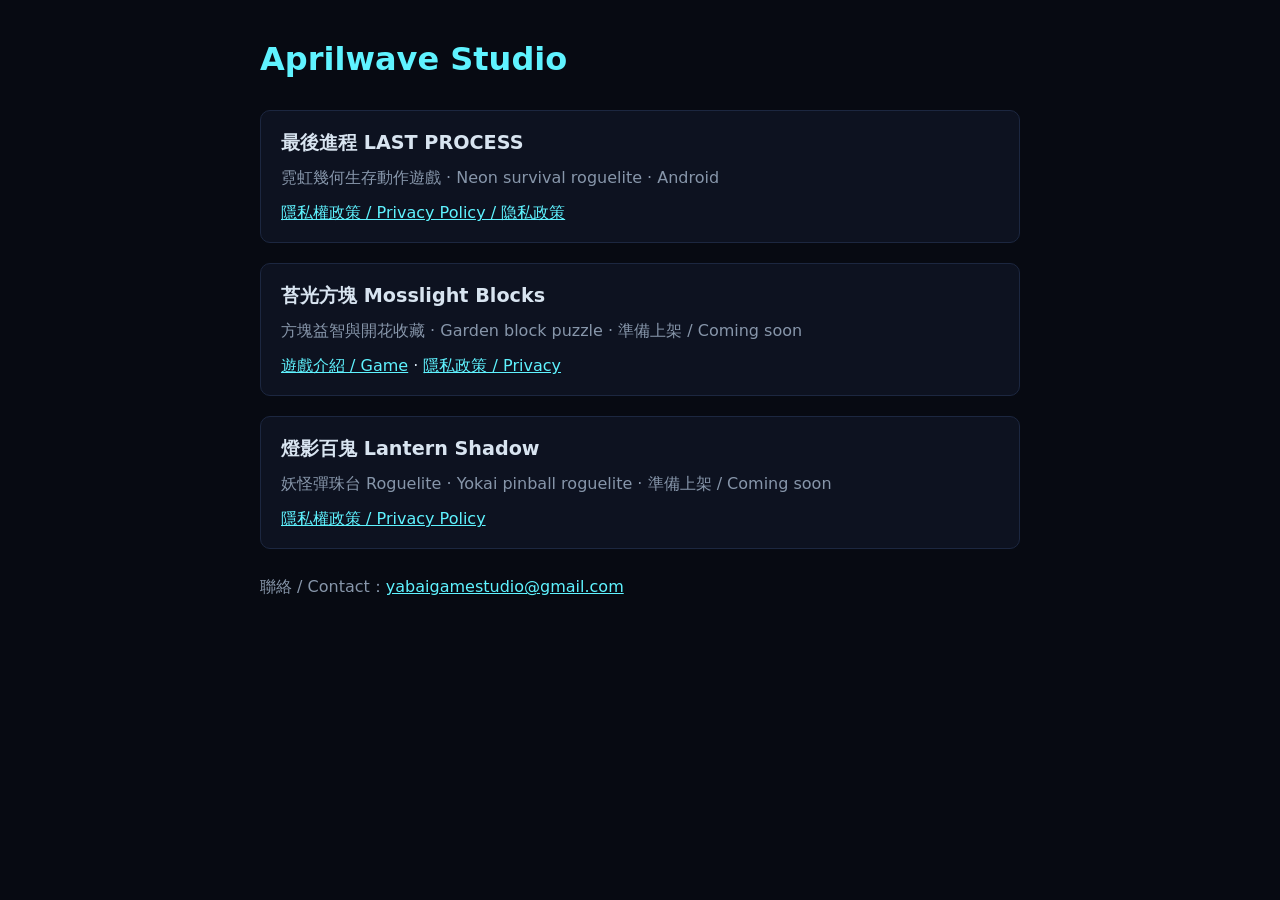
<file: index.html>
<!doctype html>
<html lang="zh-Hant">
<head>
<meta charset="utf-8">
<meta name="viewport" content="width=device-width, initial-scale=1">
<title>Aprilwave Studio</title>
<style>
  :root { --bg: #070a12; --panel: #0d1220; --text: #d8e4f0; --dim: #8796aa; --accent: #5ff3ff; --line: #1c2740; }
  body { margin: 0; background: var(--bg); color: var(--text); font: 16px/1.7 system-ui, -apple-system, "Segoe UI", "Noto Sans TC", "Microsoft JhengHei", sans-serif; }
  main { max-width: 760px; margin: 0 auto; padding: 32px 16px 64px; }
  h1 { color: var(--accent); margin: 0 0 24px; }
  .game { background: var(--panel); border: 1px solid var(--line); border-radius: 10px; padding: 16px 20px; }
  h2 { margin: 0 0 4px; font-size: 1.2rem; }
  p { margin: 0 0 8px; color: var(--dim); }
  a { color: var(--accent); }
</style>
</head>
<body>
<main>
<h1>Aprilwave Studio</h1>
<div class="game">
  <h2>最後進程 LAST PROCESS</h2>
  <p>霓虹幾何生存動作遊戲 · Neon survival roguelite · Android</p>
  <a href="lastprocess/privacy.html">隱私權政策 / Privacy Policy / 隐私政策</a>
</div>
<div class="game" style="margin-top:20px">
  <h2>苔光方塊 Mosslight Blocks</h2>
  <p>方塊益智與開花收藏 · Garden block puzzle · 準備上架 / Coming soon</p>
  <a href="mosslight/">遊戲介紹 / Game</a> · <a href="mosslight/privacy.html">隱私政策 / Privacy</a>
</div>
<div class="game" style="margin-top:20px">
  <h2>燈影百鬼 Lantern Shadow</h2>
  <p>妖怪彈珠台 Roguelite · Yokai pinball roguelite · 準備上架 / Coming soon</p>
  <a href="lanternshadow/privacy.html">隱私權政策 / Privacy Policy</a>
</div>
<p style="margin-top:24px">聯絡 / Contact：<a href="mailto:yabaigamestudio@gmail.com">yabaigamestudio@gmail.com</a></p>
</main>
</body>
</html>
</file>
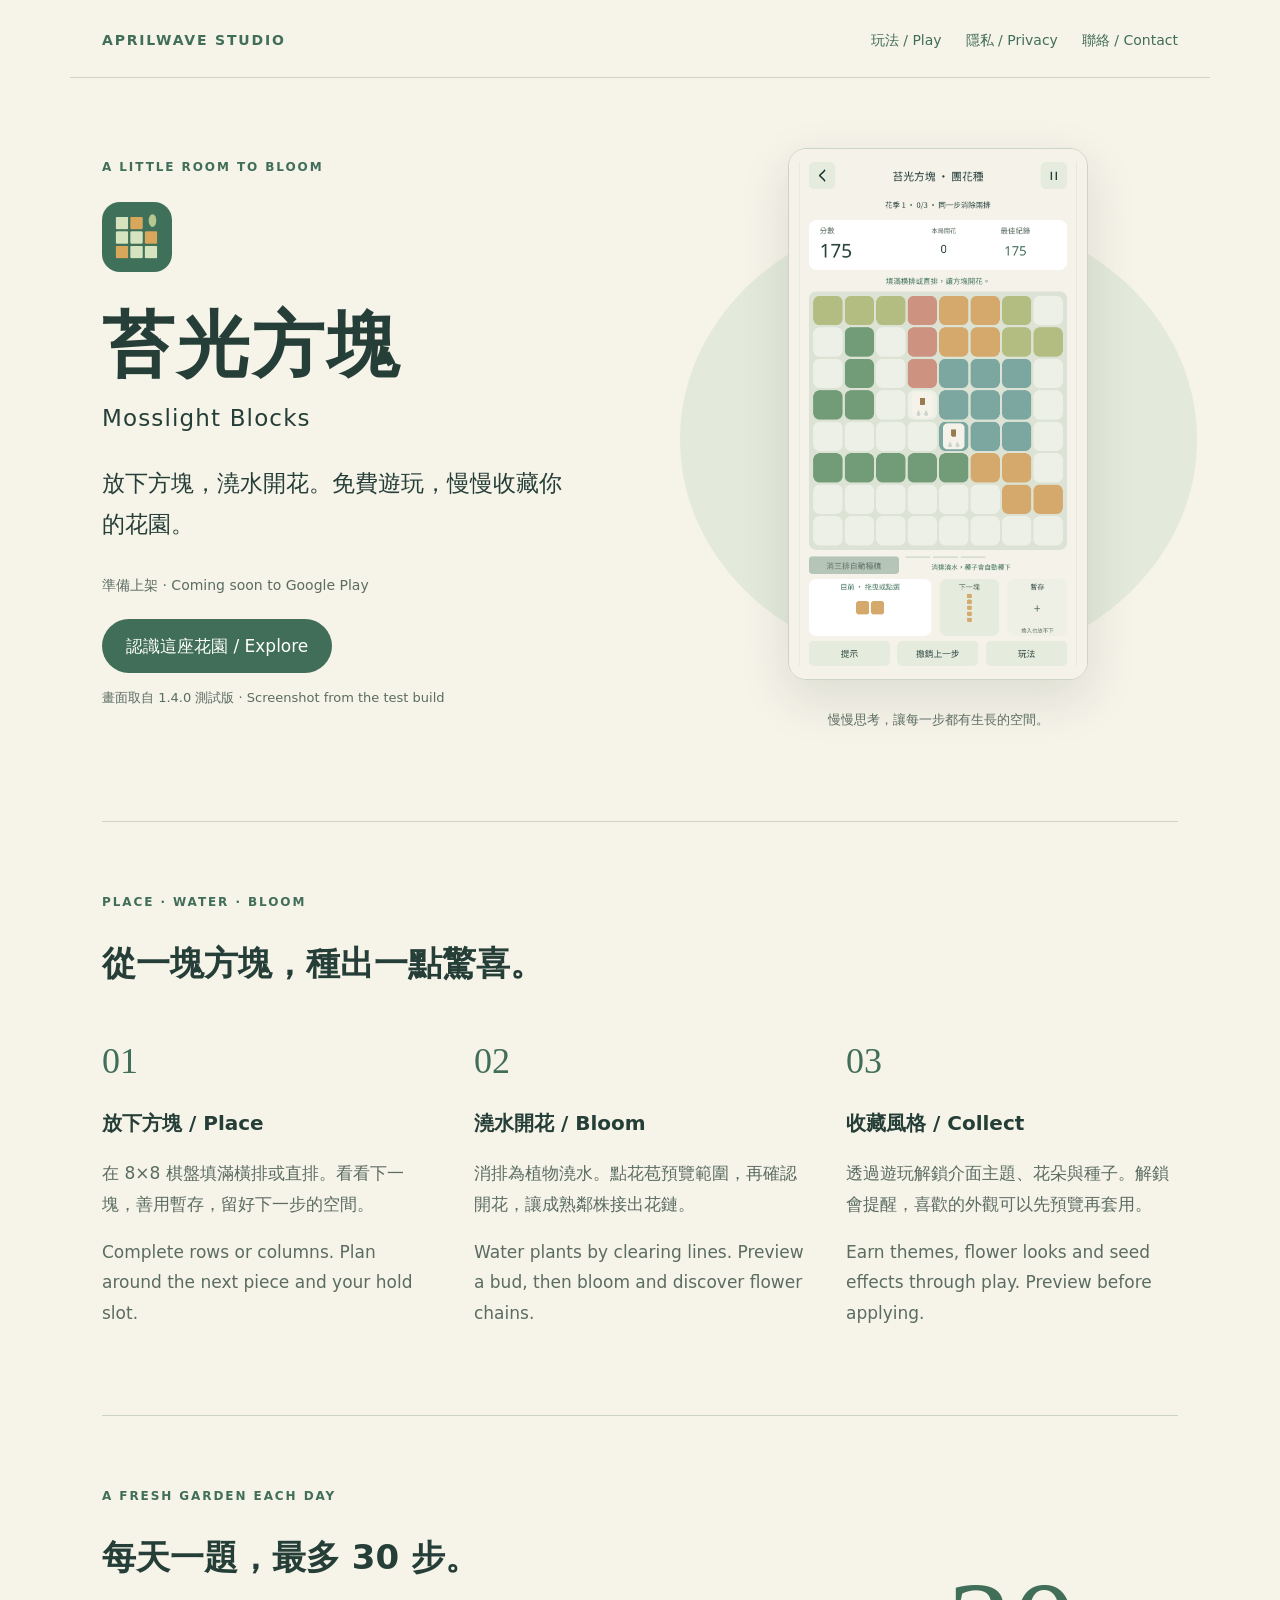
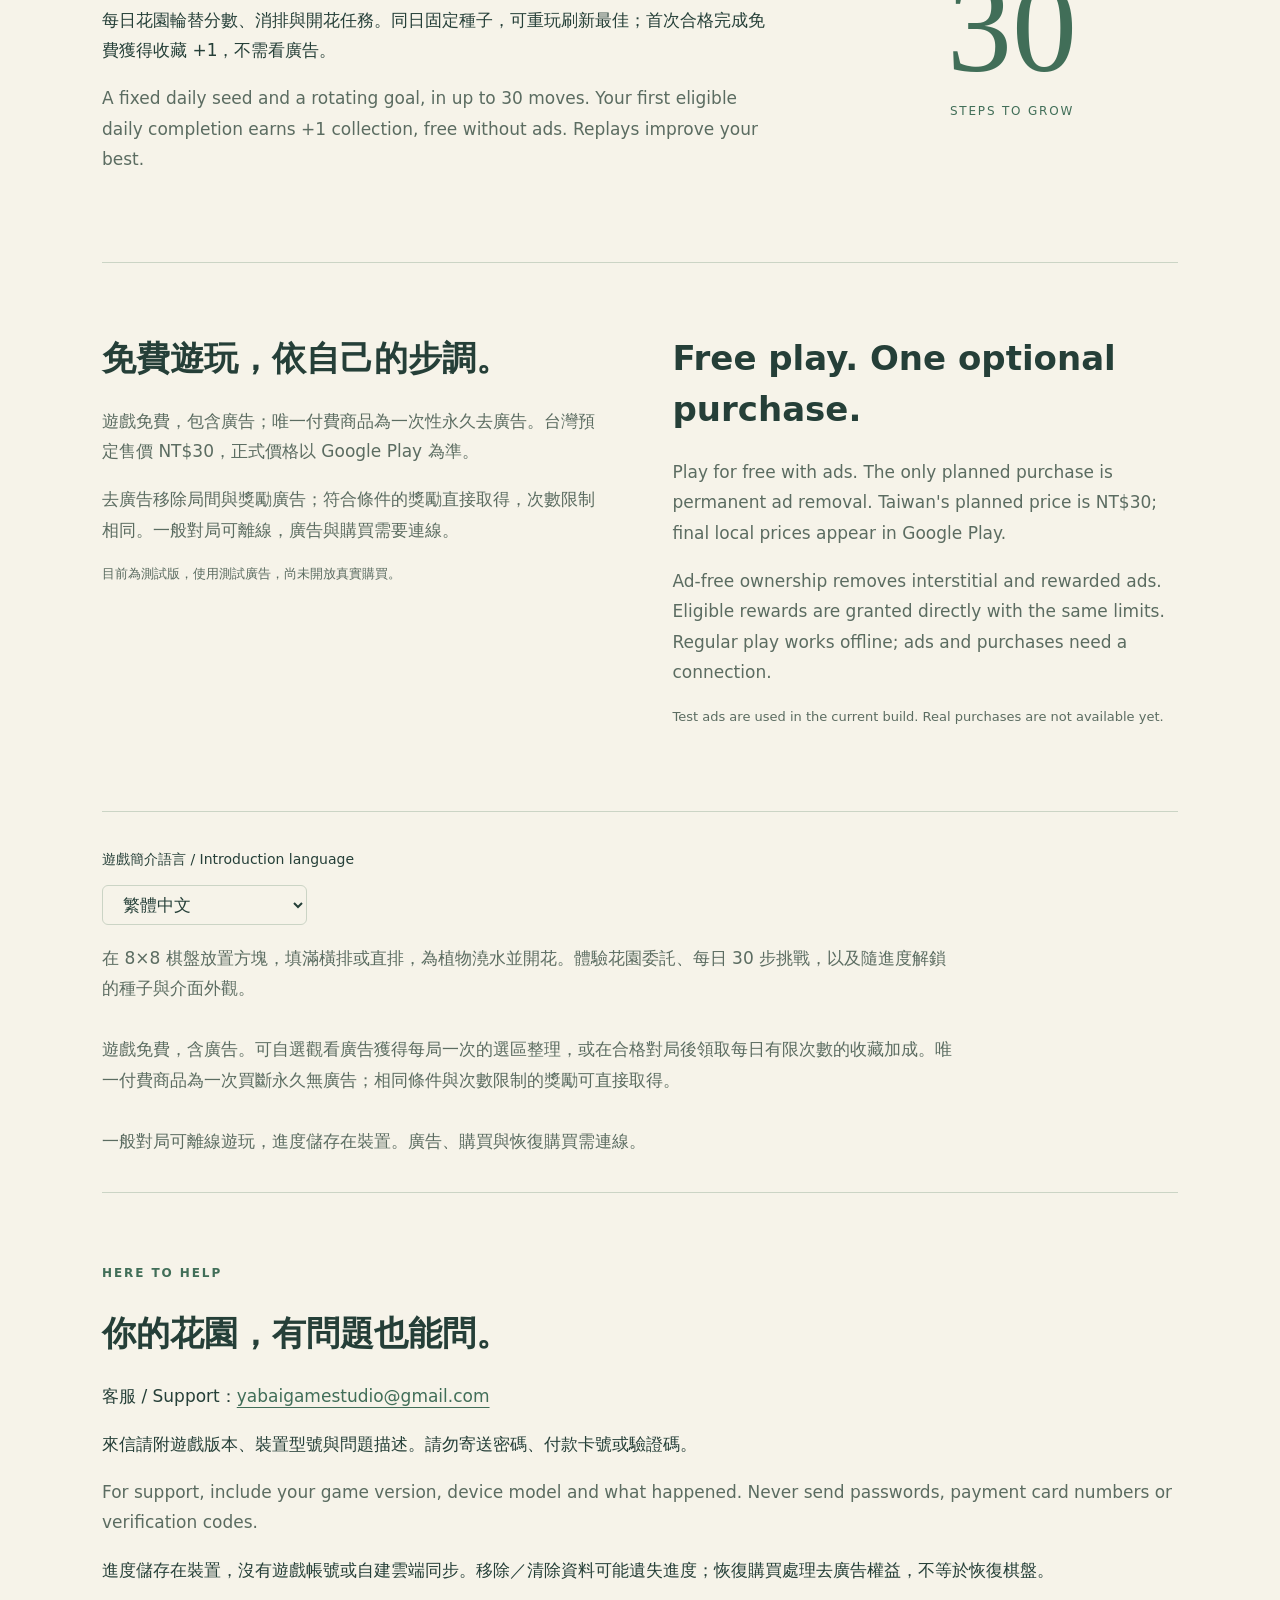
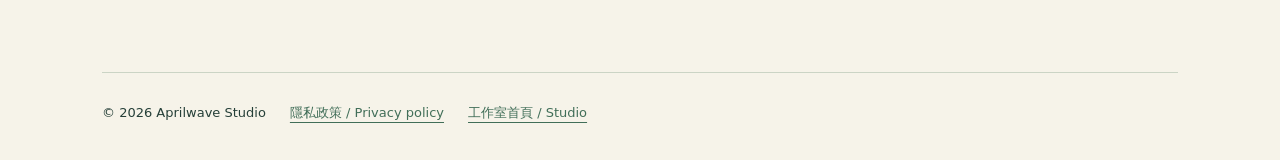
<file: mosslight/index.html>
<!doctype html>
<html lang="zh-Hant"><head><meta charset="utf-8"><meta name="viewport" content="width=device-width,initial-scale=1"><meta name="description" content="苔光方塊 Mosslight Blocks — 放下方塊，澆水開花。Aprilwave Studio 的免費花園益智遊戲。"><title>苔光方塊 · Mosslight Blocks | Aprilwave Studio</title><link rel="icon" href="icon.png"><link rel="stylesheet" href="site.css"></head>
<body><header><a class="brand" href="../">APRILWAVE STUDIO</a><nav><a href="#play">玩法 / Play</a><a href="privacy.html">隱私 / Privacy</a><a href="#support">聯絡 / Contact</a></nav></header>
<main><section class="hero"><div><p class="eyebrow">A LITTLE ROOM TO BLOOM</p><img class="app-icon" src="icon.png" alt="苔光方塊遊戲圖示" width="70" height="70"><h1 id="game-title">苔光方塊</h1><p class="subtitle">Mosslight Blocks</p><p class="lead" id="game-summary">放下方塊，澆水開花。免費遊玩，慢慢收藏你的花園。</p><p class="status">準備上架 · Coming soon to Google Play</p><a class="button" href="#play">認識這座花園 / Explore</a><p class="fine">畫面取自 1.4.0 測試版 · Screenshot from the test build</p></div><figure><img class="game" src="game.png" width="540" height="960" alt="遊戲實際畫面：8×8 方塊棋盤、花苞、下一塊及暫存欄"><figcaption>慢慢思考，讓每一步都有生長的空間。</figcaption></figure></section>
<section id="play"><p class="eyebrow">PLACE · WATER · BLOOM</p><h2>從一塊方塊，種出一點驚喜。</h2><div class="steps"><article><span>01</span><h3>放下方塊 / Place</h3><p>在 8×8 棋盤填滿橫排或直排。看看下一塊，善用暫存，留好下一步的空間。</p><p lang="en">Complete rows or columns. Plan around the next piece and your hold slot.</p></article><article><span>02</span><h3>澆水開花 / Bloom</h3><p>消排為植物澆水。點花苞預覽範圍，再確認開花，讓成熟鄰株接出花鏈。</p><p lang="en">Water plants by clearing lines. Preview a bud, then bloom and discover flower chains.</p></article><article><span>03</span><h3>收藏風格 / Collect</h3><p>透過遊玩解鎖介面主題、花朵與種子。解鎖會提醒，喜歡的外觀可以先預覽再套用。</p><p lang="en">Earn themes, flower looks and seed effects through play. Preview before applying.</p></article></div></section>
<section class="daily"><div><p class="eyebrow">A FRESH GARDEN EACH DAY</p><h2>每天一題，最多 30 步。</h2><p>每日花園輪替分數、消排與開花任務。同日固定種子，可重玩刷新最佳；首次合格完成免費獲得收藏 +1，不需看廣告。</p><p lang="en">A fixed daily seed and a rotating goal, in up to 30 moves. Your first eligible daily completion earns +1 collection, free without ads. Replays improve your best.</p></div><div class="daily-mark" aria-hidden="true">30<small>STEPS TO GROW</small></div></section>
<section class="details"><div><h2>免費遊玩，依自己的步調。</h2><p>遊戲免費，包含廣告；唯一付費商品為一次性永久去廣告。台灣預定售價 NT$30，正式價格以 Google Play 為準。</p><p>去廣告移除局間與獎勵廣告；符合條件的獎勵直接取得，次數限制相同。一般對局可離線，廣告與購買需要連線。</p><p class="fine">目前為測試版，使用測試廣告，尚未開放真實購買。</p></div><div lang="en"><h2>Free play. One optional purchase.</h2><p>Play for free with ads. The only planned purchase is permanent ad removal. Taiwan's planned price is NT$30; final local prices appear in Google Play.</p><p>Ad-free ownership removes interstitial and rewarded ads. Eligible rewards are granted directly with the same limits. Regular play works offline; ads and purchases need a connection.</p><p class="fine">Test ads are used in the current build. Real purchases are not available yet.</p></div></section>
<section class="intro"><label for="intro-language">遊戲簡介語言 / Introduction language</label><select id="intro-language"><option value="zh-TW">繁體中文</option><option value="en-US">English</option><option value="ja-JP">日本語</option><option value="ko-KR">한국어</option><option value="id">Bahasa Indonesia</option><option value="th">ไทย</option><option value="vi">Tiếng Việt</option><option value="ms">Bahasa Melayu</option><option value="fil">Filipino</option></select><div id="intro-text">在棋盤上放置方塊、澆水開花，挑戰每日花園，收藏自己的風格。</div></section>
<section id="support"><p class="eyebrow">HERE TO HELP</p><h2>你的花園，有問題也能問。</h2><p>客服 / Support：<a href="mailto:yabaigamestudio@gmail.com">yabaigamestudio@gmail.com</a></p><p>來信請附遊戲版本、裝置型號與問題描述。請勿寄送密碼、付款卡號或驗證碼。</p><p lang="en">For support, include your game version, device model and what happened. Never send passwords, payment card numbers or verification codes.</p><p>進度儲存在裝置，沒有遊戲帳號或自建雲端同步。移除／清除資料可能遺失進度；恢復購買處理去廣告權益，不等於恢復棋盤。</p></section></main>
<footer><span>© 2026 Aprilwave Studio</span><a href="privacy.html">隱私政策 / Privacy policy</a><a href="../">工作室首頁 / Studio</a></footer><script src="site.js" defer></script></body></html>
</file>
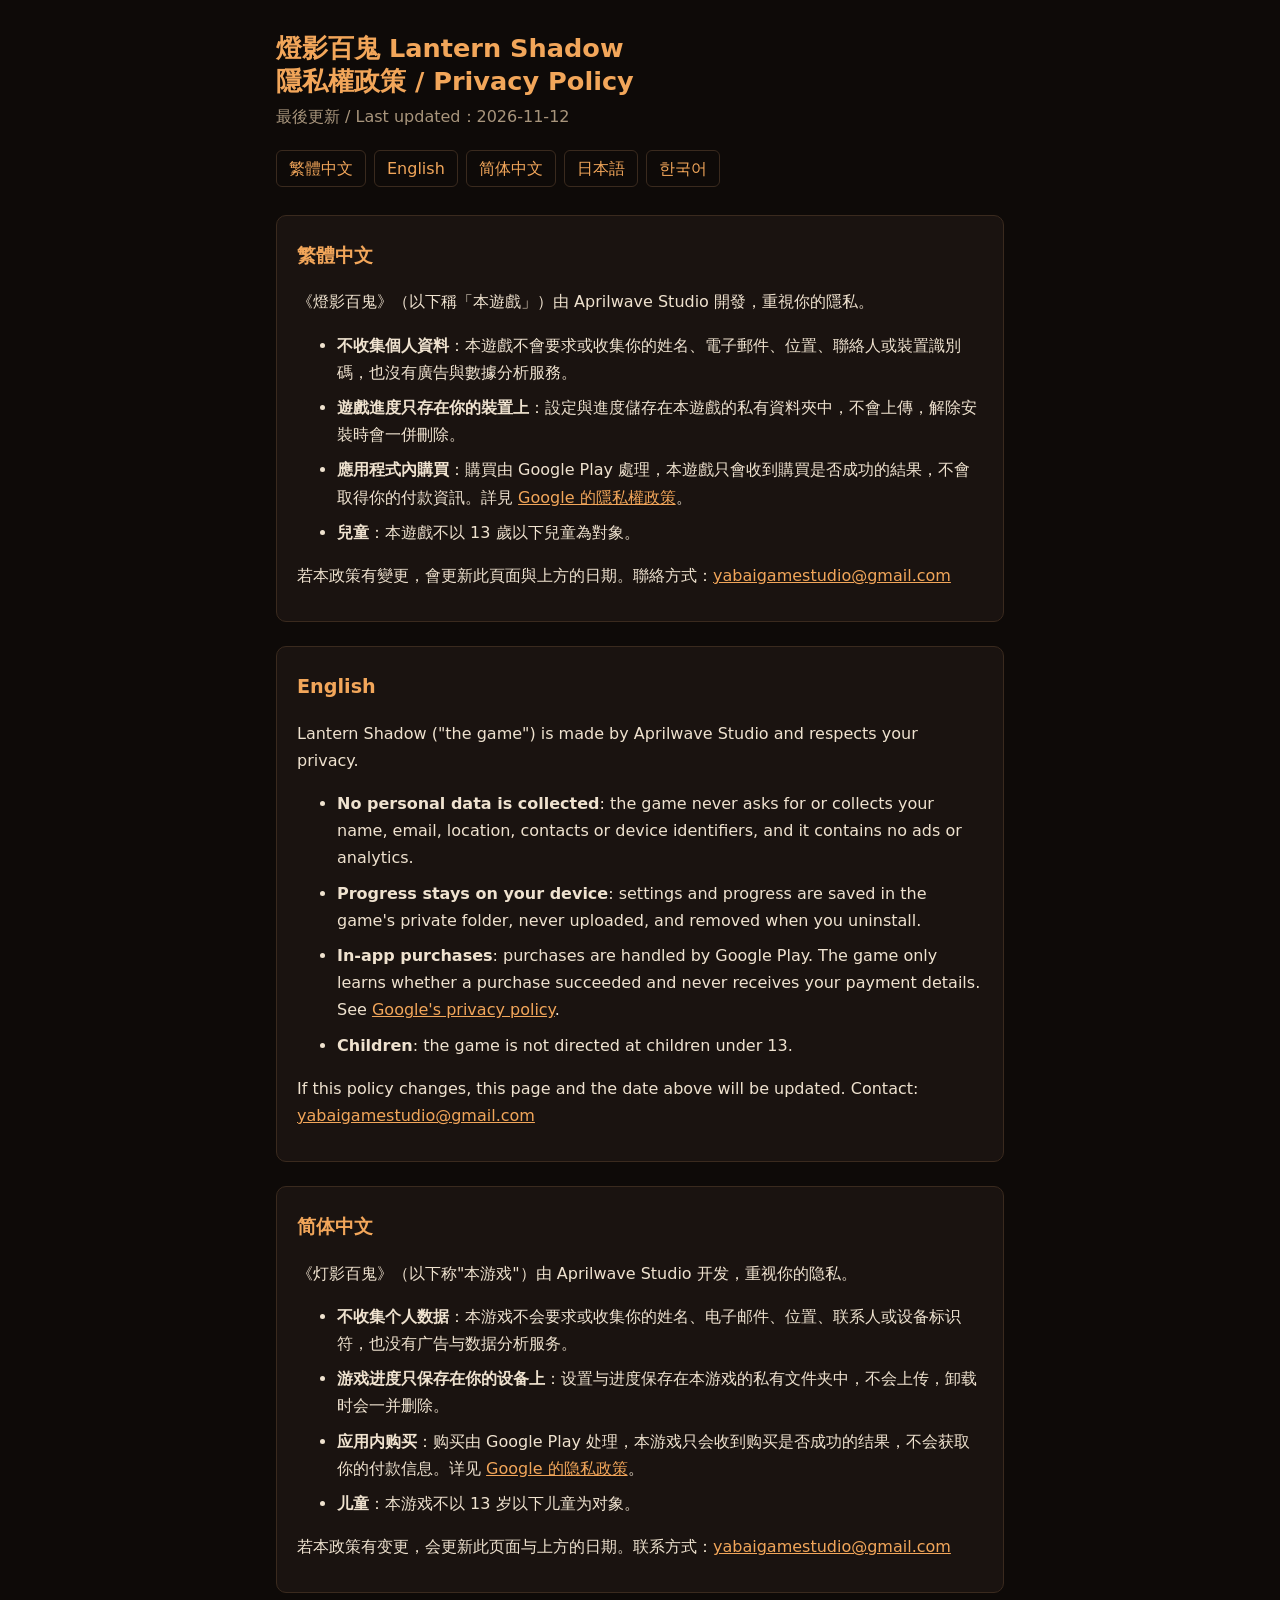
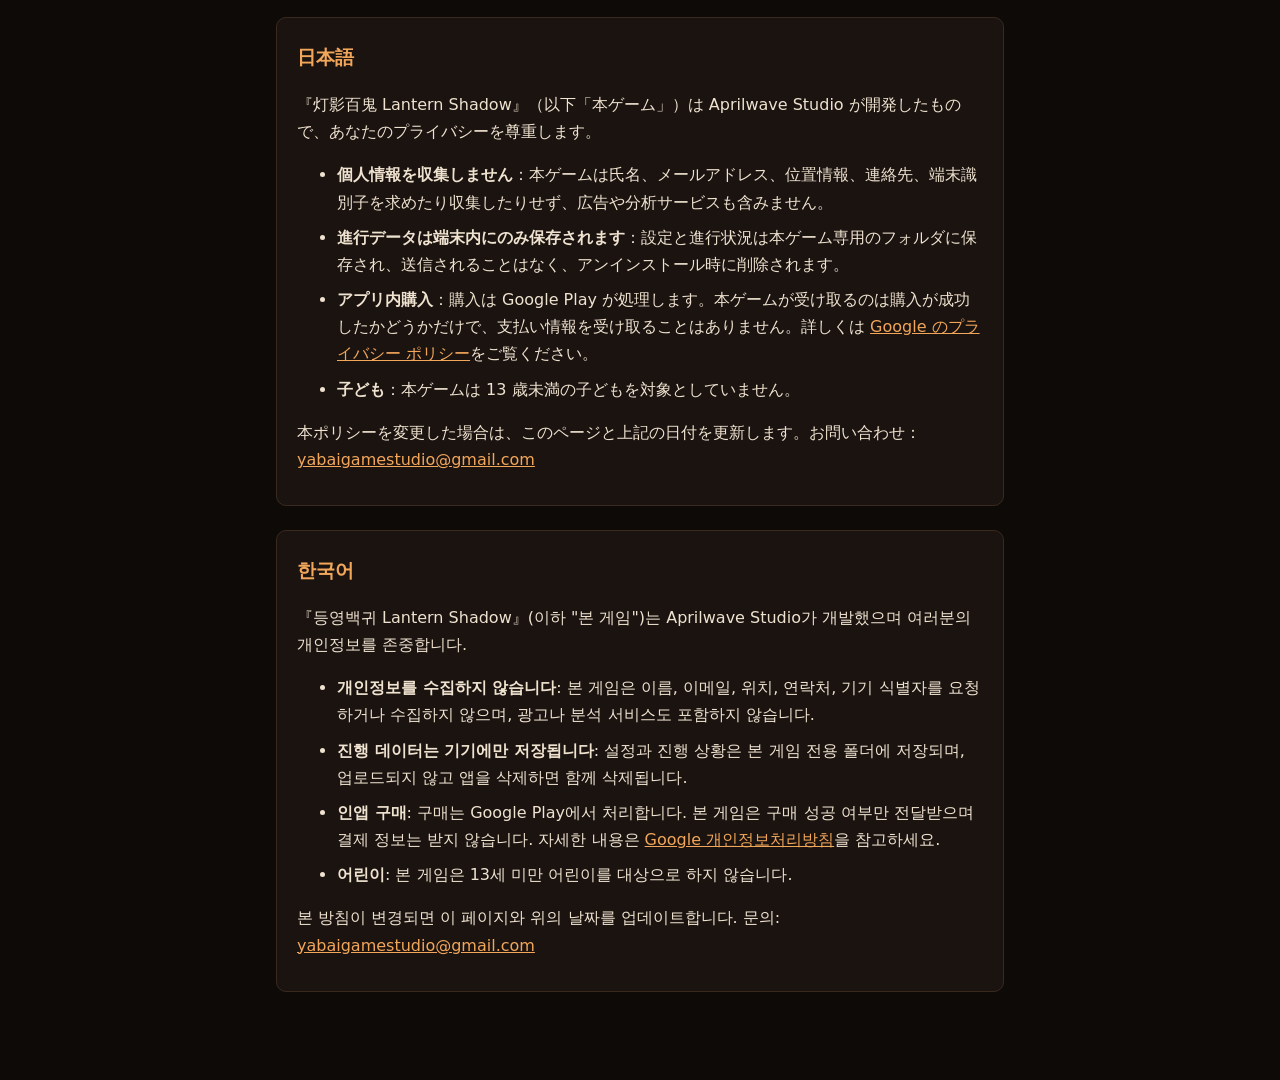
<file: lanternshadow/privacy.html>
<!doctype html>
<html lang="zh-Hant">
<head>
<meta charset="utf-8">
<meta name="viewport" content="width=device-width, initial-scale=1">
<title>燈影百鬼 Lantern Shadow — 隱私權政策 / Privacy Policy</title>
<style>
  :root { --bg: #0e0a08; --panel: #1a1310; --text: #efe2cf; --dim: #a8957c; --accent: #f2a65a; --line: #3a2a1e; }
  * { box-sizing: border-box; }
  body { margin: 0; background: var(--bg); color: var(--text); font: 16px/1.7 system-ui, -apple-system, "Segoe UI", "Noto Sans TC", "Microsoft JhengHei", "Noto Sans JP", "Noto Sans KR", sans-serif; }
  main { max-width: 760px; margin: 0 auto; padding: 32px 16px 64px; }
  h1 { color: var(--accent); font-size: 1.6rem; line-height: 1.3; margin: 0 0 4px; }
  .updated { color: var(--dim); margin: 0 0 20px; }
  nav { display: flex; gap: 8px; flex-wrap: wrap; margin-bottom: 28px; }
  nav a { color: var(--accent); border: 1px solid var(--line); border-radius: 6px; padding: 4px 12px; text-decoration: none; }
  section { background: var(--panel); border: 1px solid var(--line); border-radius: 10px; padding: 8px 20px 16px; margin-bottom: 24px; }
  h2 { font-size: 1.2rem; color: var(--accent); }
  li { margin-bottom: 8px; }
  a { color: var(--accent); overflow-wrap: anywhere; }
</style>
</head>
<body>
<main>
<h1>燈影百鬼 Lantern Shadow<br>隱私權政策 / Privacy Policy</h1>
<p class="updated">最後更新 / Last updated：2026-11-12</p>
<nav><a href="#zh-Hant">繁體中文</a><a href="#en">English</a><a href="#zh-Hans">简体中文</a><a href="#ja">日本語</a><a href="#ko">한국어</a></nav>

<section id="zh-Hant" lang="zh-Hant">
<h2>繁體中文</h2>
<p>《燈影百鬼》（以下稱「本遊戲」）由 Aprilwave Studio 開發，重視你的隱私。</p>
<ul>
<li><strong>不收集個人資料</strong>：本遊戲不會要求或收集你的姓名、電子郵件、位置、聯絡人或裝置識別碼，也沒有廣告與數據分析服務。</li>
<li><strong>遊戲進度只存在你的裝置上</strong>：設定與進度儲存在本遊戲的私有資料夾中，不會上傳，解除安裝時會一併刪除。</li>
<li><strong>應用程式內購買</strong>：購買由 Google Play 處理，本遊戲只會收到購買是否成功的結果，不會取得你的付款資訊。詳見 <a href="https://policies.google.com/privacy">Google 的隱私權政策</a>。</li>
<li><strong>兒童</strong>：本遊戲不以 13 歲以下兒童為對象。</li>
</ul>
<p>若本政策有變更，會更新此頁面與上方的日期。聯絡方式：<a href="mailto:yabaigamestudio@gmail.com">yabaigamestudio@gmail.com</a></p>
</section>

<section id="en" lang="en">
<h2>English</h2>
<p>Lantern Shadow ("the game") is made by Aprilwave Studio and respects your privacy.</p>
<ul>
<li><strong>No personal data is collected</strong>: the game never asks for or collects your name, email, location, contacts or device identifiers, and it contains no ads or analytics.</li>
<li><strong>Progress stays on your device</strong>: settings and progress are saved in the game's private folder, never uploaded, and removed when you uninstall.</li>
<li><strong>In-app purchases</strong>: purchases are handled by Google Play. The game only learns whether a purchase succeeded and never receives your payment details. See <a href="https://policies.google.com/privacy">Google's privacy policy</a>.</li>
<li><strong>Children</strong>: the game is not directed at children under 13.</li>
</ul>
<p>If this policy changes, this page and the date above will be updated. Contact: <a href="mailto:yabaigamestudio@gmail.com">yabaigamestudio@gmail.com</a></p>
</section>

<section id="zh-Hans" lang="zh-Hans">
<h2>简体中文</h2>
<p>《灯影百鬼》（以下称"本游戏"）由 Aprilwave Studio 开发，重视你的隐私。</p>
<ul>
<li><strong>不收集个人数据</strong>：本游戏不会要求或收集你的姓名、电子邮件、位置、联系人或设备标识符，也没有广告与数据分析服务。</li>
<li><strong>游戏进度只保存在你的设备上</strong>：设置与进度保存在本游戏的私有文件夹中，不会上传，卸载时会一并删除。</li>
<li><strong>应用内购买</strong>：购买由 Google Play 处理，本游戏只会收到购买是否成功的结果，不会获取你的付款信息。详见 <a href="https://policies.google.com/privacy">Google 的隐私政策</a>。</li>
<li><strong>儿童</strong>：本游戏不以 13 岁以下儿童为对象。</li>
</ul>
<p>若本政策有变更，会更新此页面与上方的日期。联系方式：<a href="mailto:yabaigamestudio@gmail.com">yabaigamestudio@gmail.com</a></p>
</section>

<section id="ja" lang="ja">
<h2>日本語</h2>
<p>『灯影百鬼 Lantern Shadow』（以下「本ゲーム」）は Aprilwave Studio が開発したもので、あなたのプライバシーを尊重します。</p>
<ul>
<li><strong>個人情報を収集しません</strong>：本ゲームは氏名、メールアドレス、位置情報、連絡先、端末識別子を求めたり収集したりせず、広告や分析サービスも含みません。</li>
<li><strong>進行データは端末内にのみ保存されます</strong>：設定と進行状況は本ゲーム専用のフォルダに保存され、送信されることはなく、アンインストール時に削除されます。</li>
<li><strong>アプリ内購入</strong>：購入は Google Play が処理します。本ゲームが受け取るのは購入が成功したかどうかだけで、支払い情報を受け取ることはありません。詳しくは <a href="https://policies.google.com/privacy">Google のプライバシー ポリシー</a>をご覧ください。</li>
<li><strong>子ども</strong>：本ゲームは 13 歳未満の子どもを対象としていません。</li>
</ul>
<p>本ポリシーを変更した場合は、このページと上記の日付を更新します。お問い合わせ：<a href="mailto:yabaigamestudio@gmail.com">yabaigamestudio@gmail.com</a></p>
</section>

<section id="ko" lang="ko">
<h2>한국어</h2>
<p>『등영백귀 Lantern Shadow』(이하 "본 게임")는 Aprilwave Studio가 개발했으며 여러분의 개인정보를 존중합니다.</p>
<ul>
<li><strong>개인정보를 수집하지 않습니다</strong>: 본 게임은 이름, 이메일, 위치, 연락처, 기기 식별자를 요청하거나 수집하지 않으며, 광고나 분석 서비스도 포함하지 않습니다.</li>
<li><strong>진행 데이터는 기기에만 저장됩니다</strong>: 설정과 진행 상황은 본 게임 전용 폴더에 저장되며, 업로드되지 않고 앱을 삭제하면 함께 삭제됩니다.</li>
<li><strong>인앱 구매</strong>: 구매는 Google Play에서 처리합니다. 본 게임은 구매 성공 여부만 전달받으며 결제 정보는 받지 않습니다. 자세한 내용은 <a href="https://policies.google.com/privacy">Google 개인정보처리방침</a>을 참고하세요.</li>
<li><strong>어린이</strong>: 본 게임은 13세 미만 어린이를 대상으로 하지 않습니다.</li>
</ul>
<p>본 방침이 변경되면 이 페이지와 위의 날짜를 업데이트합니다. 문의: <a href="mailto:yabaigamestudio@gmail.com">yabaigamestudio@gmail.com</a></p>
</section>
</main>
</body>
</html>
</file>
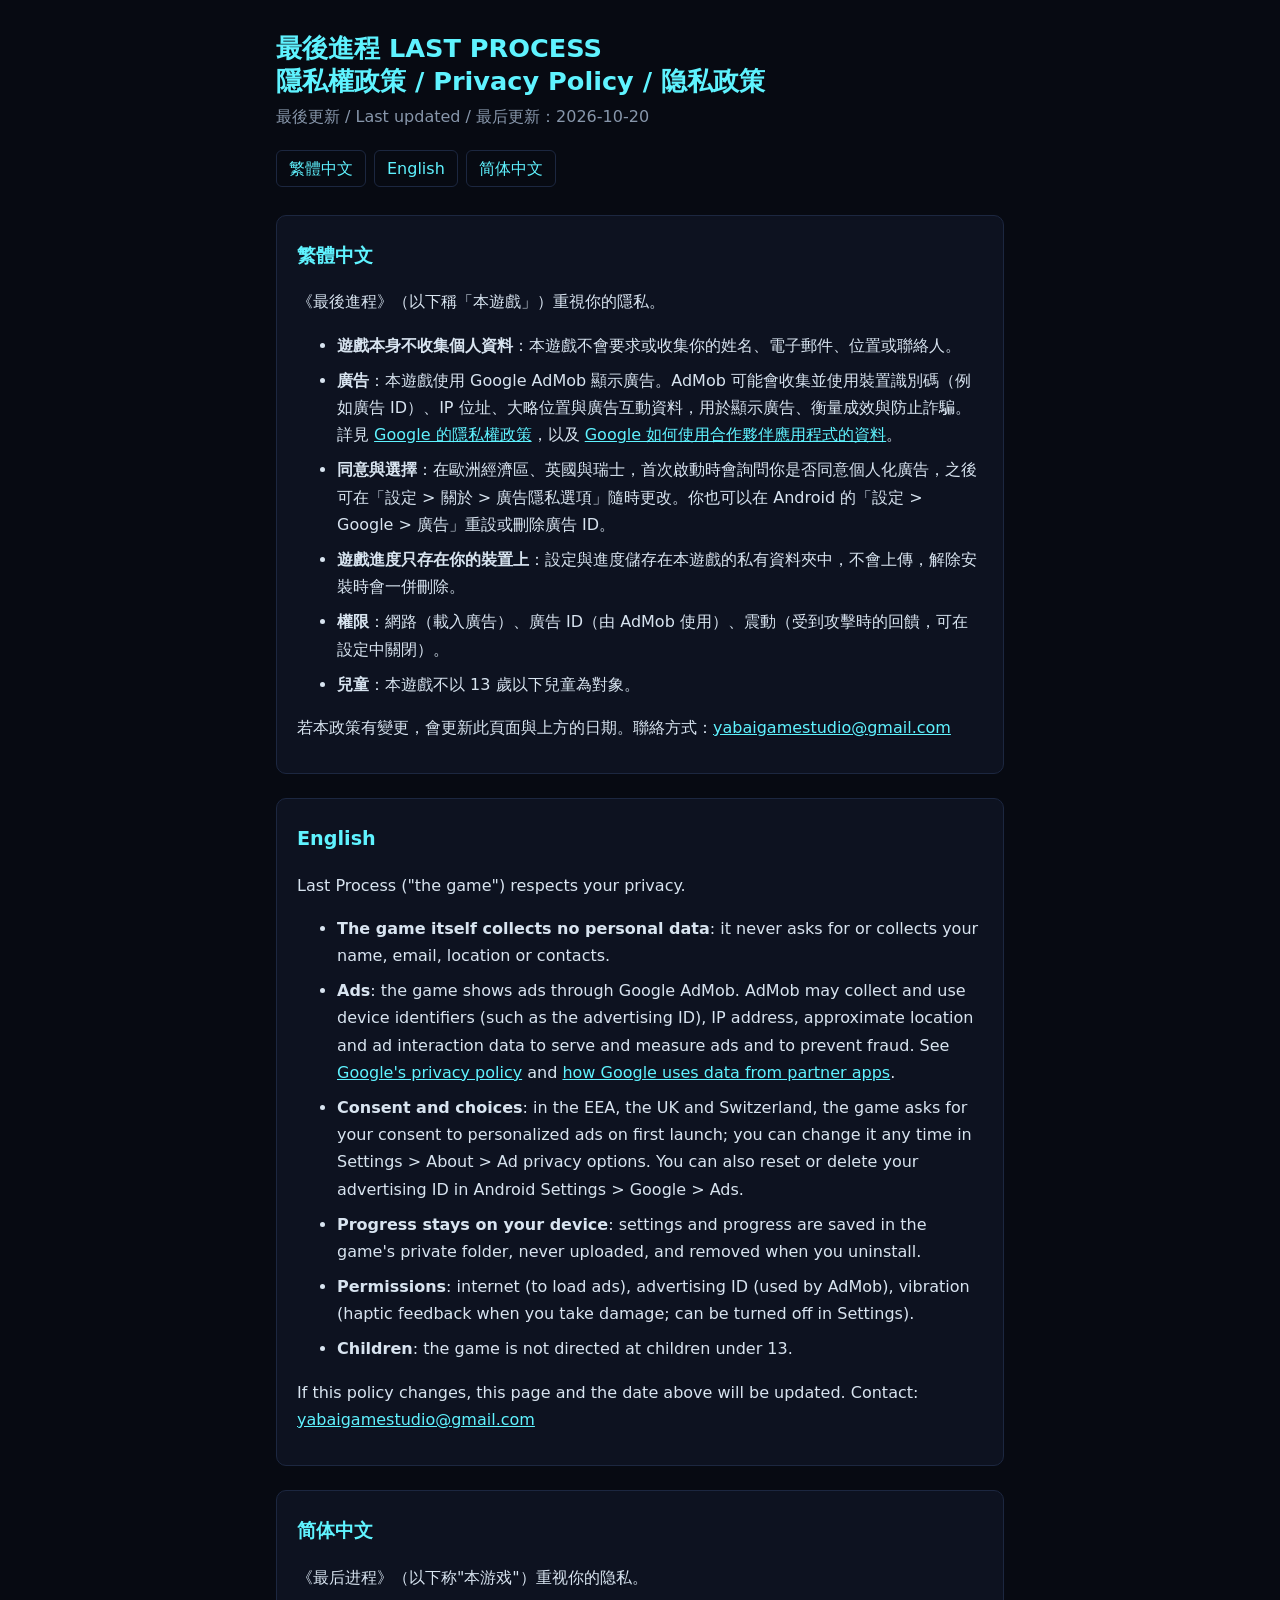
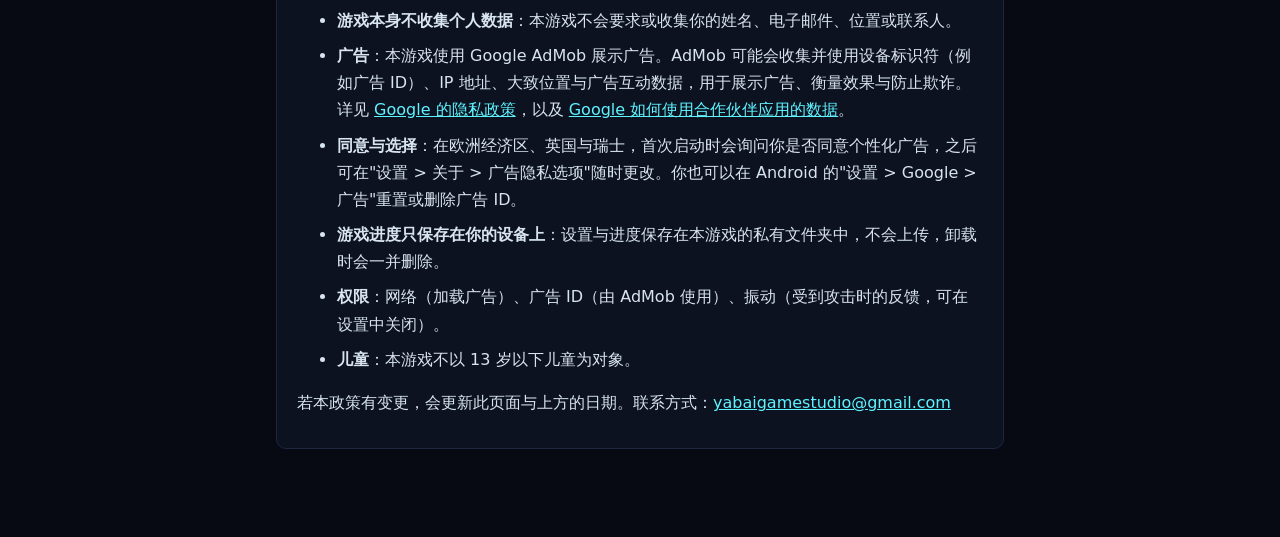
<file: lastprocess/privacy.html>
<!doctype html>
<html lang="zh-Hant">
<head>
<meta charset="utf-8">
<meta name="viewport" content="width=device-width, initial-scale=1">
<title>最後進程 LAST PROCESS — 隱私權政策 / Privacy Policy</title>
<style>
  :root { --bg: #070a12; --panel: #0d1220; --text: #d8e4f0; --dim: #8796aa; --accent: #5ff3ff; --line: #1c2740; }
  * { box-sizing: border-box; }
  body { margin: 0; background: var(--bg); color: var(--text); font: 16px/1.7 system-ui, -apple-system, "Segoe UI", "Noto Sans TC", "Microsoft JhengHei", sans-serif; }
  main { max-width: 760px; margin: 0 auto; padding: 32px 16px 64px; }
  h1 { color: var(--accent); font-size: 1.6rem; line-height: 1.3; margin: 0 0 4px; }
  .updated { color: var(--dim); margin: 0 0 20px; }
  nav { display: flex; gap: 8px; flex-wrap: wrap; margin-bottom: 28px; }
  nav a { color: var(--accent); border: 1px solid var(--line); border-radius: 6px; padding: 4px 12px; text-decoration: none; }
  section { background: var(--panel); border: 1px solid var(--line); border-radius: 10px; padding: 8px 20px 16px; margin-bottom: 24px; }
  h2 { font-size: 1.2rem; color: var(--accent); }
  li { margin-bottom: 8px; }
  a { color: var(--accent); overflow-wrap: anywhere; }
</style>
</head>
<body>
<main>
<h1>最後進程 LAST PROCESS<br>隱私權政策 / Privacy Policy / 隐私政策</h1>
<p class="updated">最後更新 / Last updated / 最后更新：2026-10-20</p>
<nav><a href="#zh-Hant">繁體中文</a><a href="#en">English</a><a href="#zh-Hans">简体中文</a></nav>

<section id="zh-Hant" lang="zh-Hant">
<h2>繁體中文</h2>
<p>《最後進程》（以下稱「本遊戲」）重視你的隱私。</p>
<ul>
<li><strong>遊戲本身不收集個人資料</strong>：本遊戲不會要求或收集你的姓名、電子郵件、位置或聯絡人。</li>
<li><strong>廣告</strong>：本遊戲使用 Google AdMob 顯示廣告。AdMob 可能會收集並使用裝置識別碼（例如廣告 ID）、IP 位址、大略位置與廣告互動資料，用於顯示廣告、衡量成效與防止詐騙。詳見 <a href="https://policies.google.com/privacy">Google 的隱私權政策</a>，以及 <a href="https://policies.google.com/technologies/partner-sites">Google 如何使用合作夥伴應用程式的資料</a>。</li>
<li><strong>同意與選擇</strong>：在歐洲經濟區、英國與瑞士，首次啟動時會詢問你是否同意個人化廣告，之後可在「設定 &gt; 關於 &gt; 廣告隱私選項」隨時更改。你也可以在 Android 的「設定 &gt; Google &gt; 廣告」重設或刪除廣告 ID。</li>
<li><strong>遊戲進度只存在你的裝置上</strong>：設定與進度儲存在本遊戲的私有資料夾中，不會上傳，解除安裝時會一併刪除。</li>
<li><strong>權限</strong>：網路（載入廣告）、廣告 ID（由 AdMob 使用）、震動（受到攻擊時的回饋，可在設定中關閉）。</li>
<li><strong>兒童</strong>：本遊戲不以 13 歲以下兒童為對象。</li>
</ul>
<p>若本政策有變更，會更新此頁面與上方的日期。聯絡方式：<a href="mailto:yabaigamestudio@gmail.com">yabaigamestudio@gmail.com</a></p>
</section>

<section id="en" lang="en">
<h2>English</h2>
<p>Last Process ("the game") respects your privacy.</p>
<ul>
<li><strong>The game itself collects no personal data</strong>: it never asks for or collects your name, email, location or contacts.</li>
<li><strong>Ads</strong>: the game shows ads through Google AdMob. AdMob may collect and use device identifiers (such as the advertising ID), IP address, approximate location and ad interaction data to serve and measure ads and to prevent fraud. See <a href="https://policies.google.com/privacy">Google's privacy policy</a> and <a href="https://policies.google.com/technologies/partner-sites">how Google uses data from partner apps</a>.</li>
<li><strong>Consent and choices</strong>: in the EEA, the UK and Switzerland, the game asks for your consent to personalized ads on first launch; you can change it any time in Settings &gt; About &gt; Ad privacy options. You can also reset or delete your advertising ID in Android Settings &gt; Google &gt; Ads.</li>
<li><strong>Progress stays on your device</strong>: settings and progress are saved in the game's private folder, never uploaded, and removed when you uninstall.</li>
<li><strong>Permissions</strong>: internet (to load ads), advertising ID (used by AdMob), vibration (haptic feedback when you take damage; can be turned off in Settings).</li>
<li><strong>Children</strong>: the game is not directed at children under 13.</li>
</ul>
<p>If this policy changes, this page and the date above will be updated. Contact: <a href="mailto:yabaigamestudio@gmail.com">yabaigamestudio@gmail.com</a></p>
</section>

<section id="zh-Hans" lang="zh-Hans">
<h2>简体中文</h2>
<p>《最后进程》（以下称"本游戏"）重视你的隐私。</p>
<ul>
<li><strong>游戏本身不收集个人数据</strong>：本游戏不会要求或收集你的姓名、电子邮件、位置或联系人。</li>
<li><strong>广告</strong>：本游戏使用 Google AdMob 展示广告。AdMob 可能会收集并使用设备标识符（例如广告 ID）、IP 地址、大致位置与广告互动数据，用于展示广告、衡量效果与防止欺诈。详见 <a href="https://policies.google.com/privacy">Google 的隐私政策</a>，以及 <a href="https://policies.google.com/technologies/partner-sites">Google 如何使用合作伙伴应用的数据</a>。</li>
<li><strong>同意与选择</strong>：在欧洲经济区、英国与瑞士，首次启动时会询问你是否同意个性化广告，之后可在"设置 &gt; 关于 &gt; 广告隐私选项"随时更改。你也可以在 Android 的"设置 &gt; Google &gt; 广告"重置或删除广告 ID。</li>
<li><strong>游戏进度只保存在你的设备上</strong>：设置与进度保存在本游戏的私有文件夹中，不会上传，卸载时会一并删除。</li>
<li><strong>权限</strong>：网络（加载广告）、广告 ID（由 AdMob 使用）、振动（受到攻击时的反馈，可在设置中关闭）。</li>
<li><strong>儿童</strong>：本游戏不以 13 岁以下儿童为对象。</li>
</ul>
<p>若本政策有变更，会更新此页面与上方的日期。联系方式：<a href="mailto:yabaigamestudio@gmail.com">yabaigamestudio@gmail.com</a></p>
</section>
</main>
</body>
</html>
</file>
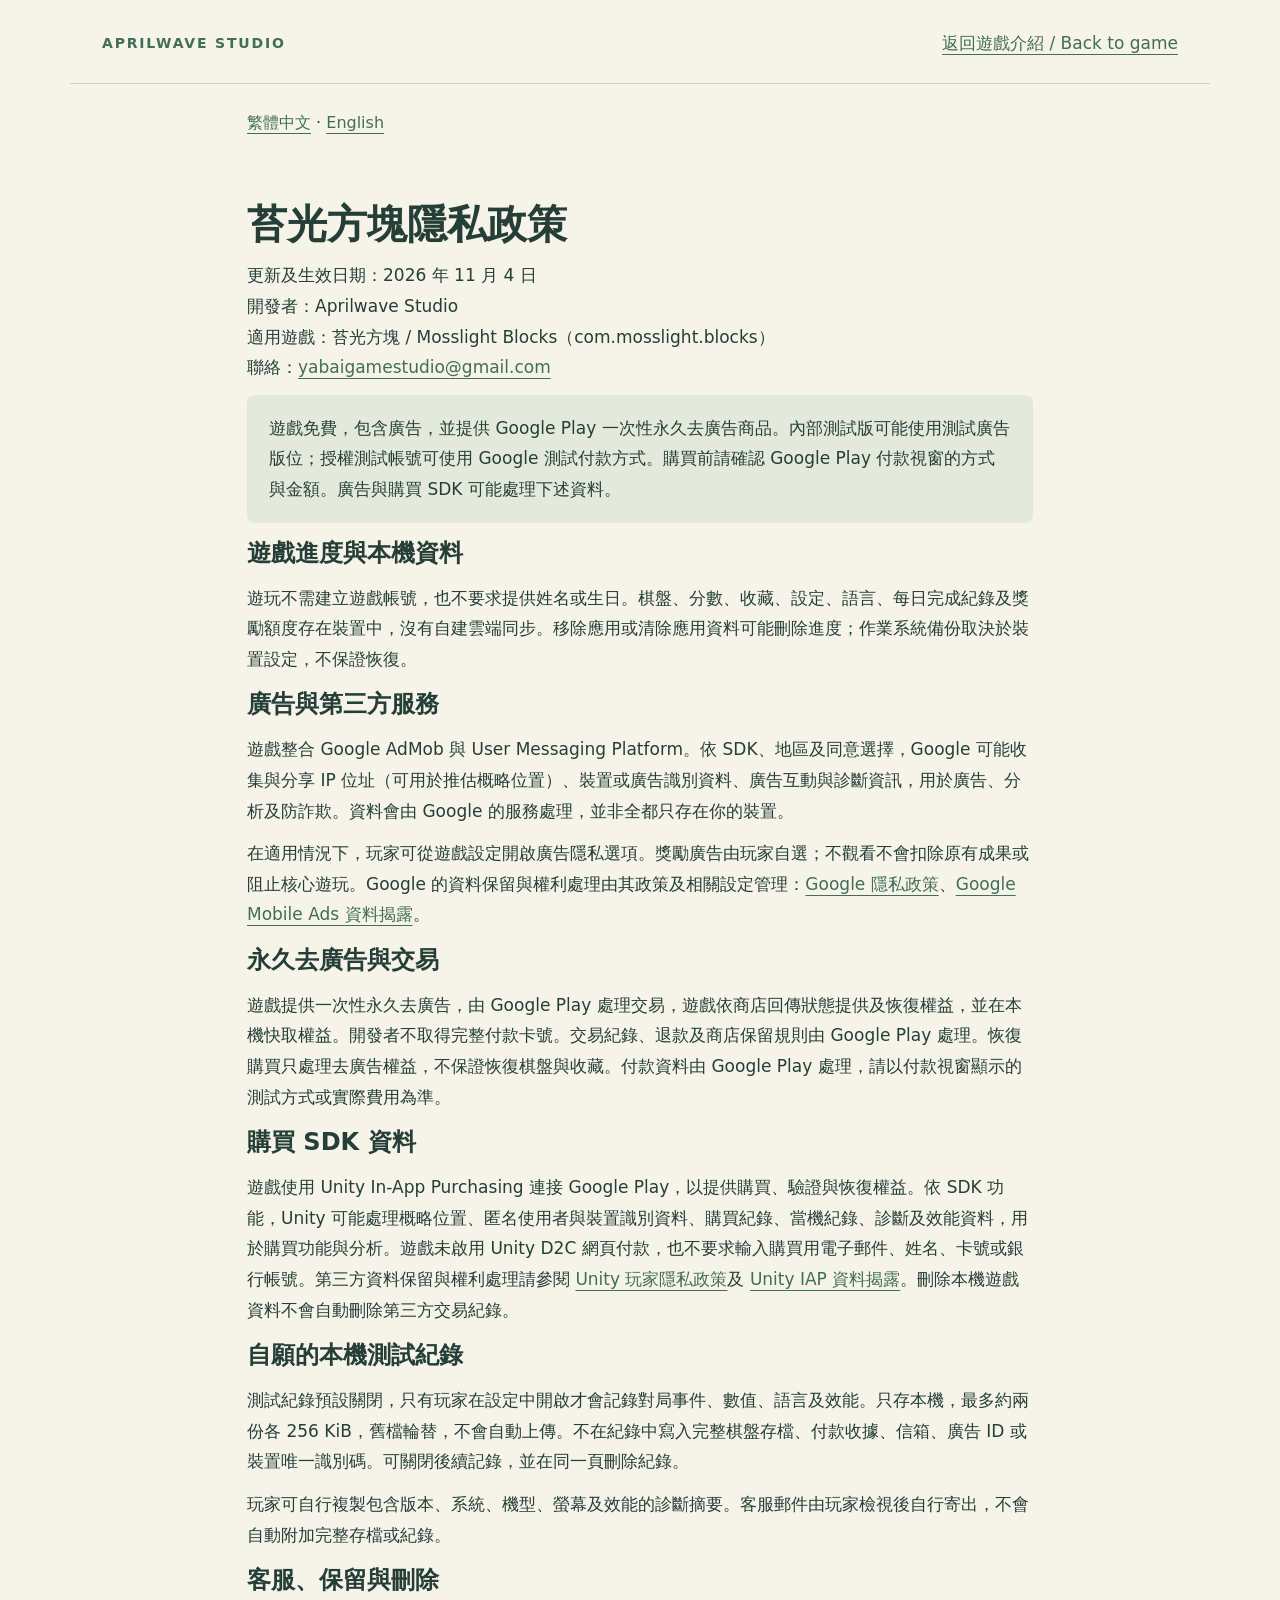
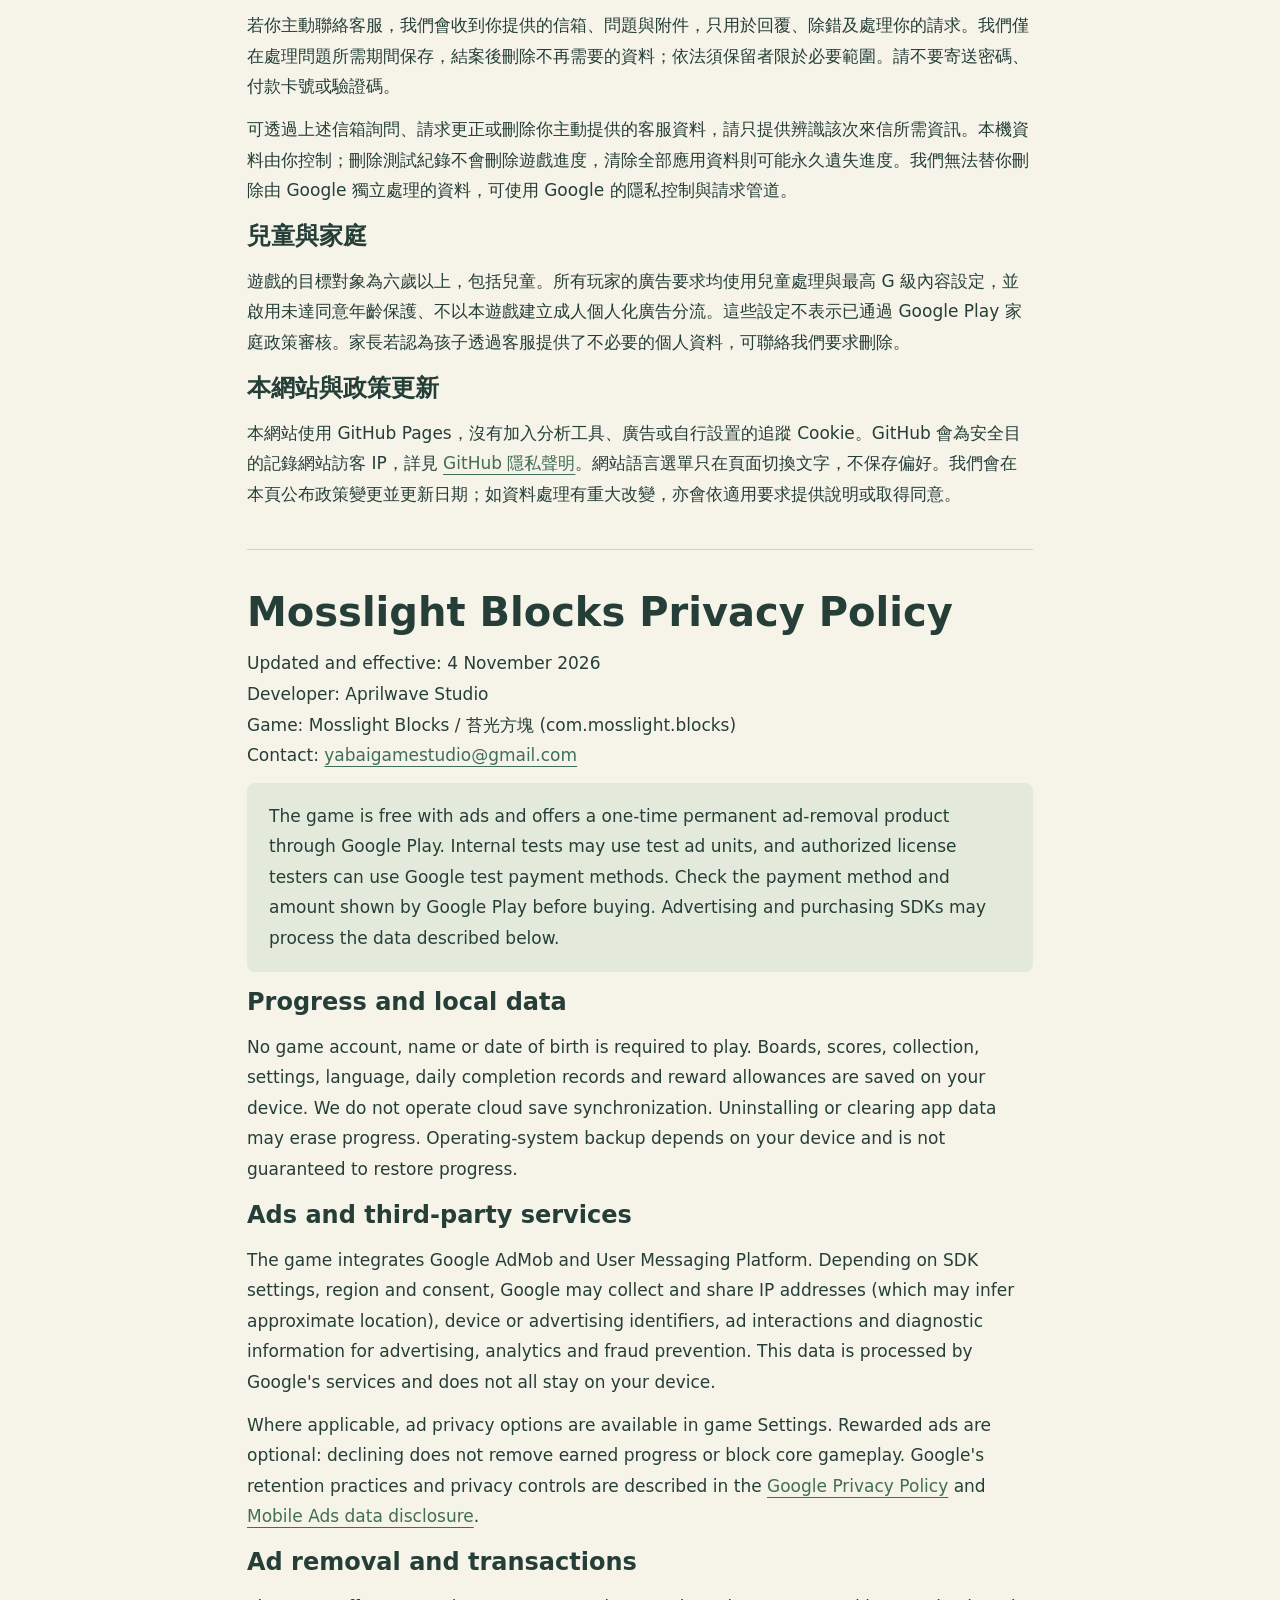
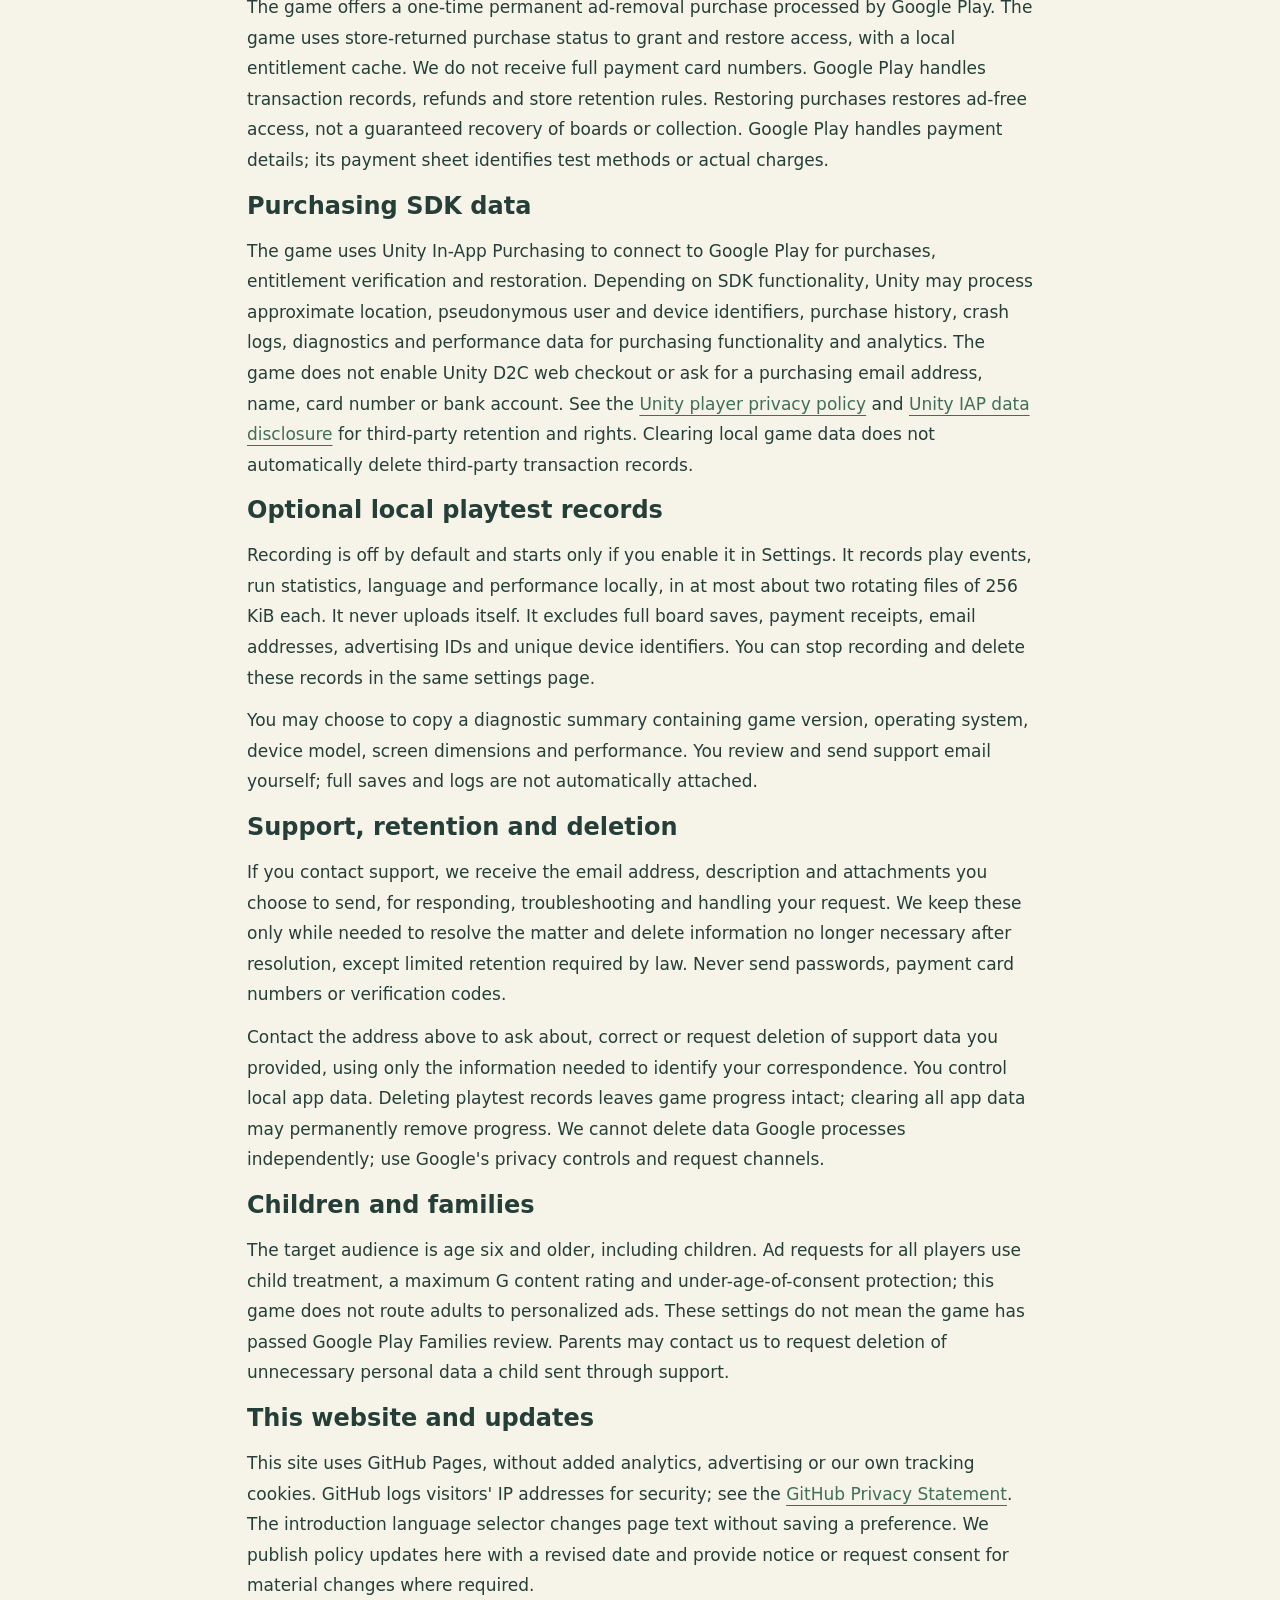
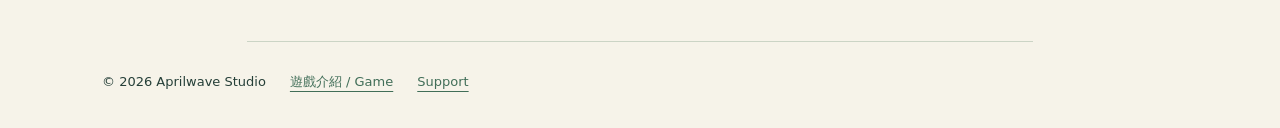
<file: mosslight/privacy.html>
<!doctype html><html lang="zh-Hant"><head><meta charset="utf-8"><meta name="viewport" content="width=device-width,initial-scale=1"><title>苔光方塊隱私政策 · Mosslight Privacy | Aprilwave Studio</title><link rel="stylesheet" href="site.css"><link rel="icon" href="icon.png"></head><body><header><a class="brand" href="../">APRILWAVE STUDIO</a><a href="./">返回遊戲介紹 / Back to game</a></header><main class="policy"><div class="language-nav"><a href="#zh">繁體中文</a> · <a href="#en">English</a></div>
<section id="zh"><h1>苔光方塊隱私政策</h1><p>更新及生效日期：2026 年 11 月 4 日<br>開發者：Aprilwave Studio<br>適用遊戲：苔光方塊 / Mosslight Blocks（com.mosslight.blocks）<br>聯絡：<a href="mailto:yabaigamestudio@gmail.com">yabaigamestudio@gmail.com</a></p><p class="notice">遊戲免費，包含廣告，並提供 Google Play 一次性永久去廣告商品。內部測試版可能使用測試廣告版位；授權測試帳號可使用 Google 測試付款方式。購買前請確認 Google Play 付款視窗的方式與金額。廣告與購買 SDK 可能處理下述資料。</p>
<h2>遊戲進度與本機資料</h2><p>遊玩不需建立遊戲帳號，也不要求提供姓名或生日。棋盤、分數、收藏、設定、語言、每日完成紀錄及獎勵額度存在裝置中，沒有自建雲端同步。移除應用或清除應用資料可能刪除進度；作業系統備份取決於裝置設定，不保證恢復。</p>
<h2>廣告與第三方服務</h2><p>遊戲整合 Google AdMob 與 User Messaging Platform。依 SDK、地區及同意選擇，Google 可能收集與分享 IP 位址（可用於推估概略位置）、裝置或廣告識別資料、廣告互動與診斷資訊，用於廣告、分析及防詐欺。資料會由 Google 的服務處理，並非全都只存在你的裝置。</p><p>在適用情況下，玩家可從遊戲設定開啟廣告隱私選項。獎勵廣告由玩家自選；不觀看不會扣除原有成果或阻止核心遊玩。Google 的資料保留與權利處理由其政策及相關設定管理：<a href="https://policies.google.com/privacy">Google 隱私政策</a>、<a href="https://developers.google.com/admob/unity/privacy/play-data-disclosure">Google Mobile Ads 資料揭露</a>。</p>
<h2>永久去廣告與交易</h2><p>遊戲提供一次性永久去廣告，由 Google Play 處理交易，遊戲依商店回傳狀態提供及恢復權益，並在本機快取權益。開發者不取得完整付款卡號。交易紀錄、退款及商店保留規則由 Google Play 處理。恢復購買只處理去廣告權益，不保證恢復棋盤與收藏。付款資料由 Google Play 處理，請以付款視窗顯示的測試方式或實際費用為準。</p>
<h2>購買 SDK 資料</h2><p>遊戲使用 Unity In-App Purchasing 連接 Google Play，以提供購買、驗證與恢復權益。依 SDK 功能，Unity 可能處理概略位置、匿名使用者與裝置識別資料、購買紀錄、當機紀錄、診斷及效能資料，用於購買功能與分析。遊戲未啟用 Unity D2C 網頁付款，也不要求輸入購買用電子郵件、姓名、卡號或銀行帳號。第三方資料保留與權利處理請參閱 <a href="https://unity.com/legal/game-player-and-app-user-privacy-policy">Unity 玩家隱私政策</a>及 <a href="https://docs.unity.com/en-us/iap/privacy-and-consent/google-play-data-safety">Unity IAP 資料揭露</a>。刪除本機遊戲資料不會自動刪除第三方交易紀錄。</p>
<h2>自願的本機測試紀錄</h2><p>測試紀錄預設關閉，只有玩家在設定中開啟才會記錄對局事件、數值、語言及效能。只存本機，最多約兩份各 256 KiB，舊檔輪替，不會自動上傳。不在紀錄中寫入完整棋盤存檔、付款收據、信箱、廣告 ID 或裝置唯一識別碼。可關閉後續記錄，並在同一頁刪除紀錄。</p><p>玩家可自行複製包含版本、系統、機型、螢幕及效能的診斷摘要。客服郵件由玩家檢視後自行寄出，不會自動附加完整存檔或紀錄。</p>
<h2>客服、保留與刪除</h2><p>若你主動聯絡客服，我們會收到你提供的信箱、問題與附件，只用於回覆、除錯及處理你的請求。我們僅在處理問題所需期間保存，結案後刪除不再需要的資料；依法須保留者限於必要範圍。請不要寄送密碼、付款卡號或驗證碼。</p><p>可透過上述信箱詢問、請求更正或刪除你主動提供的客服資料，請只提供辨識該次來信所需資訊。本機資料由你控制；刪除測試紀錄不會刪除遊戲進度，清除全部應用資料則可能永久遺失進度。我們無法替你刪除由 Google 獨立處理的資料，可使用 Google 的隱私控制與請求管道。</p>
<h2>兒童與家庭</h2><p>遊戲的目標對象為六歲以上，包括兒童。所有玩家的廣告要求均使用兒童處理與最高 G 級內容設定，並啟用未達同意年齡保護、不以本遊戲建立成人個人化廣告分流。這些設定不表示已通過 Google Play 家庭政策審核。家長若認為孩子透過客服提供了不必要的個人資料，可聯絡我們要求刪除。</p>
<h2>本網站與政策更新</h2><p>本網站使用 GitHub Pages，沒有加入分析工具、廣告或自行設置的追蹤 Cookie。GitHub 會為安全目的記錄網站訪客 IP，詳見 <a href="https://docs.github.com/en/site-policy/privacy-policies/github-general-privacy-statement">GitHub 隱私聲明</a>。網站語言選單只在頁面切換文字，不保存偏好。我們會在本頁公布政策變更並更新日期；如資料處理有重大改變，亦會依適用要求提供說明或取得同意。</p></section>
<section id="en" lang="en"><h1>Mosslight Blocks Privacy Policy</h1><p>Updated and effective: 4 November 2026<br>Developer: Aprilwave Studio<br>Game: Mosslight Blocks / 苔光方塊 (com.mosslight.blocks)<br>Contact: <a href="mailto:yabaigamestudio@gmail.com">yabaigamestudio@gmail.com</a></p><p class="notice">The game is free with ads and offers a one-time permanent ad-removal product through Google Play. Internal tests may use test ad units, and authorized license testers can use Google test payment methods. Check the payment method and amount shown by Google Play before buying. Advertising and purchasing SDKs may process the data described below.</p>
<h2>Progress and local data</h2><p>No game account, name or date of birth is required to play. Boards, scores, collection, settings, language, daily completion records and reward allowances are saved on your device. We do not operate cloud save synchronization. Uninstalling or clearing app data may erase progress. Operating-system backup depends on your device and is not guaranteed to restore progress.</p>
<h2>Ads and third-party services</h2><p>The game integrates Google AdMob and User Messaging Platform. Depending on SDK settings, region and consent, Google may collect and share IP addresses (which may infer approximate location), device or advertising identifiers, ad interactions and diagnostic information for advertising, analytics and fraud prevention. This data is processed by Google's services and does not all stay on your device.</p><p>Where applicable, ad privacy options are available in game Settings. Rewarded ads are optional: declining does not remove earned progress or block core gameplay. Google's retention practices and privacy controls are described in the <a href="https://policies.google.com/privacy">Google Privacy Policy</a> and <a href="https://developers.google.com/admob/unity/privacy/play-data-disclosure">Mobile Ads data disclosure</a>.</p>
<h2>Ad removal and transactions</h2><p>The game offers a one-time permanent ad-removal purchase processed by Google Play. The game uses store-returned purchase status to grant and restore access, with a local entitlement cache. We do not receive full payment card numbers. Google Play handles transaction records, refunds and store retention rules. Restoring purchases restores ad-free access, not a guaranteed recovery of boards or collection. Google Play handles payment details; its payment sheet identifies test methods or actual charges.</p>
<h2>Purchasing SDK data</h2><p>The game uses Unity In-App Purchasing to connect to Google Play for purchases, entitlement verification and restoration. Depending on SDK functionality, Unity may process approximate location, pseudonymous user and device identifiers, purchase history, crash logs, diagnostics and performance data for purchasing functionality and analytics. The game does not enable Unity D2C web checkout or ask for a purchasing email address, name, card number or bank account. See the <a href="https://unity.com/legal/game-player-and-app-user-privacy-policy">Unity player privacy policy</a> and <a href="https://docs.unity.com/en-us/iap/privacy-and-consent/google-play-data-safety">Unity IAP data disclosure</a> for third-party retention and rights. Clearing local game data does not automatically delete third-party transaction records.</p>
<h2>Optional local playtest records</h2><p>Recording is off by default and starts only if you enable it in Settings. It records play events, run statistics, language and performance locally, in at most about two rotating files of 256 KiB each. It never uploads itself. It excludes full board saves, payment receipts, email addresses, advertising IDs and unique device identifiers. You can stop recording and delete these records in the same settings page.</p><p>You may choose to copy a diagnostic summary containing game version, operating system, device model, screen dimensions and performance. You review and send support email yourself; full saves and logs are not automatically attached.</p>
<h2>Support, retention and deletion</h2><p>If you contact support, we receive the email address, description and attachments you choose to send, for responding, troubleshooting and handling your request. We keep these only while needed to resolve the matter and delete information no longer necessary after resolution, except limited retention required by law. Never send passwords, payment card numbers or verification codes.</p><p>Contact the address above to ask about, correct or request deletion of support data you provided, using only the information needed to identify your correspondence. You control local app data. Deleting playtest records leaves game progress intact; clearing all app data may permanently remove progress. We cannot delete data Google processes independently; use Google's privacy controls and request channels.</p>
<h2>Children and families</h2><p>The target audience is age six and older, including children. Ad requests for all players use child treatment, a maximum G content rating and under-age-of-consent protection; this game does not route adults to personalized ads. These settings do not mean the game has passed Google Play Families review. Parents may contact us to request deletion of unnecessary personal data a child sent through support.</p>
<h2>This website and updates</h2><p>This site uses GitHub Pages, without added analytics, advertising or our own tracking cookies. GitHub logs visitors' IP addresses for security; see the <a href="https://docs.github.com/en/site-policy/privacy-policies/github-general-privacy-statement">GitHub Privacy Statement</a>. The introduction language selector changes page text without saving a preference. We publish policy updates here with a revised date and provide notice or request consent for material changes where required.</p></section></main><footer><span>© 2026 Aprilwave Studio</span><a href="./">遊戲介紹 / Game</a><a href="mailto:yabaigamestudio@gmail.com">Support</a></footer></body></html>
</file>
<file: mosslight/site.css>
:root{--paper:#f6f3e9;--ink:#253f38;--green:#416e58;--muted:#5b6c61;--line:#cbd4c5;--soft:#e4eadb}*{box-sizing:border-box}html{scroll-behavior:smooth;scroll-padding-top:24px}body{margin:0;background:var(--paper);color:var(--ink);font:17px/1.8 system-ui,-apple-system,"Segoe UI","Microsoft JhengHei",sans-serif}a{color:var(--green);text-underline-offset:5px}a:focus-visible,select:focus-visible{outline:3px solid #a56a36;outline-offset:5px}header,main,footer{max-width:1140px;margin:auto;padding:0 32px}header{display:flex;justify-content:space-between;align-items:center;padding-top:28px;padding-bottom:24px;border-bottom:1px solid var(--line);gap:20px}.brand{font-size:14px;letter-spacing:.13em;font-weight:700;text-decoration:none}nav{display:flex;gap:24px;font-size:14px}nav a{text-decoration:none}.hero{display:grid;grid-template-columns:1.1fr 1fr;gap:70px;align-items:center;padding:70px 0 90px}.eyebrow{letter-spacing:.16em;font-size:12px;font-weight:700;color:var(--green);margin:0 0 24px}.app-icon{border-radius:18px;margin-bottom:10px}h1{font-size:clamp(44px,6vw,72px);font-weight:650;letter-spacing:.04em;line-height:1.2;margin:10px 0}h2{font-size:clamp(25px,3vw,34px);line-height:1.5;font-weight:600;margin:0 0 22px}h3{font-size:20px;margin:12px 0}.subtitle{letter-spacing:.05em;font-size:23px;margin:10px 0 22px}.lead{font-size:23px;max-width:460px}.status{font-size:14px;color:var(--muted);margin:28px 0 20px}.button{display:inline-block;text-decoration:none;background:var(--green);color:#fff;border-radius:100px;padding:12px 24px}.fine{font-size:13px;color:var(--muted)}figure{margin:0;text-align:center;position:relative}figure:before{content:"";position:absolute;border-radius:50%;background:var(--soft);inset:11% -4%;z-index:-1}.game{width:min(100%,300px);height:auto;border-radius:18px;box-shadow:0 18px 50px #253f3820;border:1px solid #cbd4c5}figcaption{font-size:13px;color:var(--muted);margin-top:18px}section{padding:70px 0;border-bottom:1px solid var(--line)}.steps{display:grid;grid-template-columns:repeat(3,1fr);gap:40px;margin-top:40px}.steps article>span{font-family:Georgia,serif;font-size:36px;color:var(--green)}p[lang=en],.steps p,.details p{color:var(--muted)}.daily{display:grid;grid-template-columns:2fr 1fr;gap:80px;align-items:center}.daily-mark{font:130px/1.1 Georgia,serif;text-align:center;color:var(--green)}.daily-mark small{display:block;font:12px/2 system-ui;letter-spacing:.15em}.details{display:grid;grid-template-columns:1fr 1fr;gap:65px}.intro{padding:35px 0}.intro label{display:block;font-size:14px}select{font:inherit;color:var(--ink);background:transparent;border:1px solid var(--line);border-radius:6px;padding:8px 16px;margin:12px 0 18px}#intro-text{white-space:pre-line;max-width:850px;color:var(--muted)}footer{display:flex;gap:24px;flex-wrap:wrap;font-size:13px;padding-top:28px;padding-bottom:35px}.policy{max-width:850px}.policy section{padding:28px 0}.policy h1{font-size:40px;letter-spacing:0}.policy h2{font-size:24px;margin:12px 0}.policy p{margin:12px 0}.policy .language-nav{padding:25px 0;font-size:16px}.policy .notice{padding:18px 22px;background:var(--soft);border-radius:8px}@media(max-width:700px){header,main,footer{padding-left:22px;padding-right:22px}header{align-items:flex-start;flex-direction:column;gap:14px}nav{gap:18px}.hero{grid-template-columns:1fr;gap:40px;padding:45px 0}.hero>div{max-width:100%}.lead{font-size:21px}.game{max-width:270px}.steps,.details,.daily{grid-template-columns:1fr;gap:28px}section{padding:45px 0}.daily-mark{font-size:90px}.daily{gap:20px}.policy h1{font-size:30px}footer{gap:12px 20px}}@media(prefers-reduced-motion:reduce){html{scroll-behavior:auto}}
</file>
